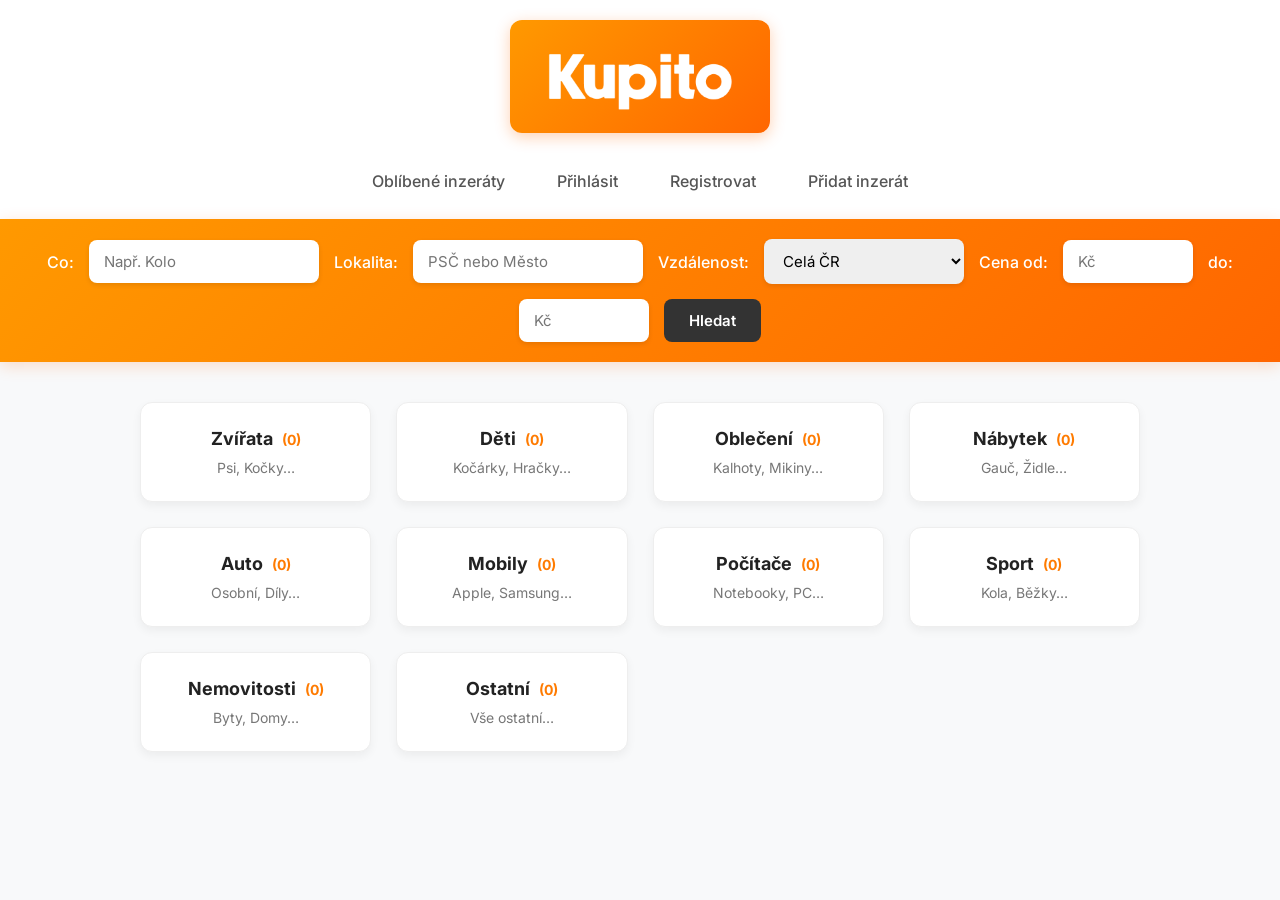
<file: index.html>
<!DOCTYPE html>
<html lang="cs">
<head>
    <meta charset="UTF-8">
    <title>Bazoš – demo</title>
    <link href="https://fonts.googleapis.com/css2?family=Inter:wght@400;500;600;700&display=swap" rel="stylesheet">
    <link rel="stylesheet" href="style.css?v=2">
</head>
<body>

<header>
<div class="icon orange-icon">
    <img src="img/kupitologo_300x125.png">
</div>

    <div class="menu" id="headerMenu">
        <a href="oblibene.html">Oblíbené inzeráty</a>
        <a href="moje-inzeraty.html">Moje inzeráty</a>
        <a href="pridat-inzerat.html">Přidat inzerát</a>
    </div>
</header>

<div class="search">
    <label>Co:</label>
    <input type="text" id="searchInputWhat" placeholder="Např. Kolo">

    <label>Lokalita:</label>
    <input type="text" id="searchInputWhere" placeholder="PSČ nebo Město">

    <label>Vzdálenost:</label>
    <select id="searchInputDistance">
        <option value="">Celá ČR</option>
        <option value="10">+ 10 km</option>
        <option value="30">+ 30 km</option>
        <option value="50">+ 50 km</option>
        <option value="100">+ 100 km</option>
    </select>
    
    <label>Cena od:</label>
    <input type="number" id="searchInputPriceFrom" placeholder="Kč" style="width: 100px;">
    
    <label>do:</label>
    <input type="number" id="searchInputPriceTo" placeholder="Kč" style="width: 100px;">

    <button id="searchBtn">Hledat</button>
</div>

<div class="categories">
<div class="category" data-name="Zvířata">
    <h3>Zvířata <span class="cat-count" id="count-Zvířata"></span></h3>
    <p>Psi, Kočky…</p>
</div>

<div class="category" data-name="Děti">
    <h3>Děti <span class="cat-count" id="count-Děti"></span></h3>
    <p>Kočárky, Hračky…</p>
</div>

<div class="category" data-name="Oblečení">
    <h3>Oblečení <span class="cat-count" id="count-Oblečení"></span></h3>
    <p>Kalhoty, Mikiny…</p>
</div>

<div class="category" data-name="Nábytek">
    <h3>Nábytek <span class="cat-count" id="count-Nábytek"></span></h3>
    <p>Gauč, Židle…</p>
</div>

<div class="category" data-name="Auto">
    <h3>Auto <span class="cat-count" id="count-Auto"></span></h3>
    <p>Osobní, Díly…</p>
</div>

<div class="category" data-name="Mobily">
    <h3>Mobily <span class="cat-count" id="count-Mobily"></span></h3>
    <p>Apple, Samsung…</p>
</div>

<div class="category" data-name="Počítače">
    <h3>Počítače <span class="cat-count" id="count-Počítače"></span></h3>
    <p>Notebooky, PC…</p>
</div>

<div class="category" data-name="Sport">
    <h3>Sport <span class="cat-count" id="count-Sport"></span></h3>
    <p>Kola, Běžky…</p>
</div>

<div class="category" data-name="Nemovitosti">
    <h3>Nemovitosti <span class="cat-count" id="count-Nemovitosti"></span></h3>
    <p>Byty, Domy…</p>
</div>

<div class="category" data-name="Ostatní">
    <h3>Ostatní <span class="cat-count" id="count-Ostatní"></span></h3>
    <p>Vše ostatní…</p>
</div>
</div>

<script src="script.js"></script>
</body>
</html>
</file>
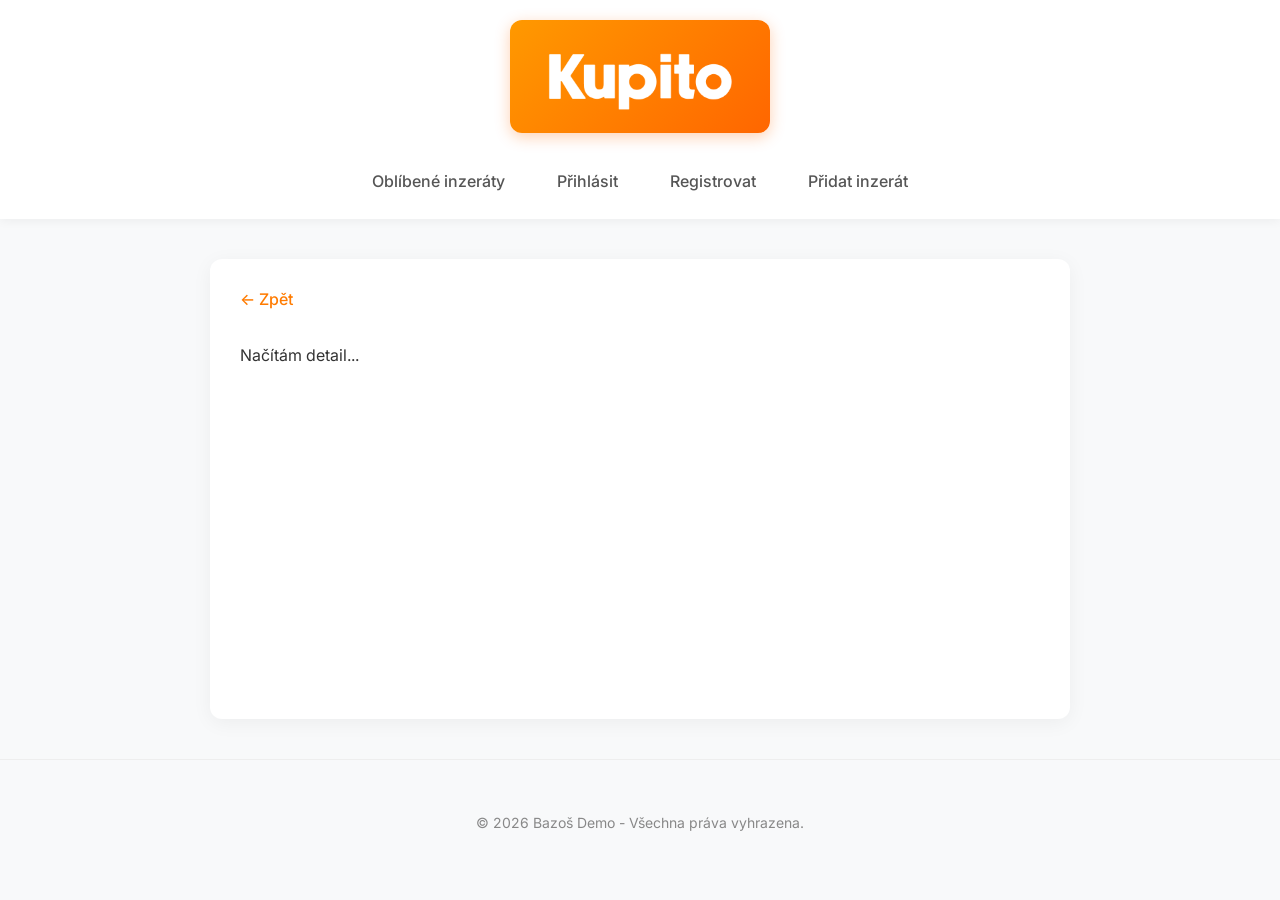
<file: detail.html>
<!DOCTYPE html>
<html lang="cs">

<head>
    <meta charset="UTF-8">
    <title>Detail inzerátu | Bazoš – demo</title>
    <link href="https://fonts.googleapis.com/css2?family=Inter:wght@400;500;600;700&display=swap" rel="stylesheet">
    <link rel="stylesheet" href="style.css?v=2">
</head>

<body>

    <header>
        <div class="icon orange-icon">
            <a href="index.html"><img src="img/kupitologo_300x125.png" alt="Logo"></a>
        </div>

        <div class="menu" id="headerMenu">

        </div>
    </header>

    <div class="content-page">
        <a href="javascript:history.back()" class="back-link">← Zpět</a>
        <div id="adDetailContainer">
            <p>Načítám detail...</p>
        </div>
    </div>

    <footer>
        <p>&copy; 2026 Bazoš Demo - Všechna práva vyhrazena.</p>
    </footer>

    <script src="script.js"></script>
</body>

</html>
</file>
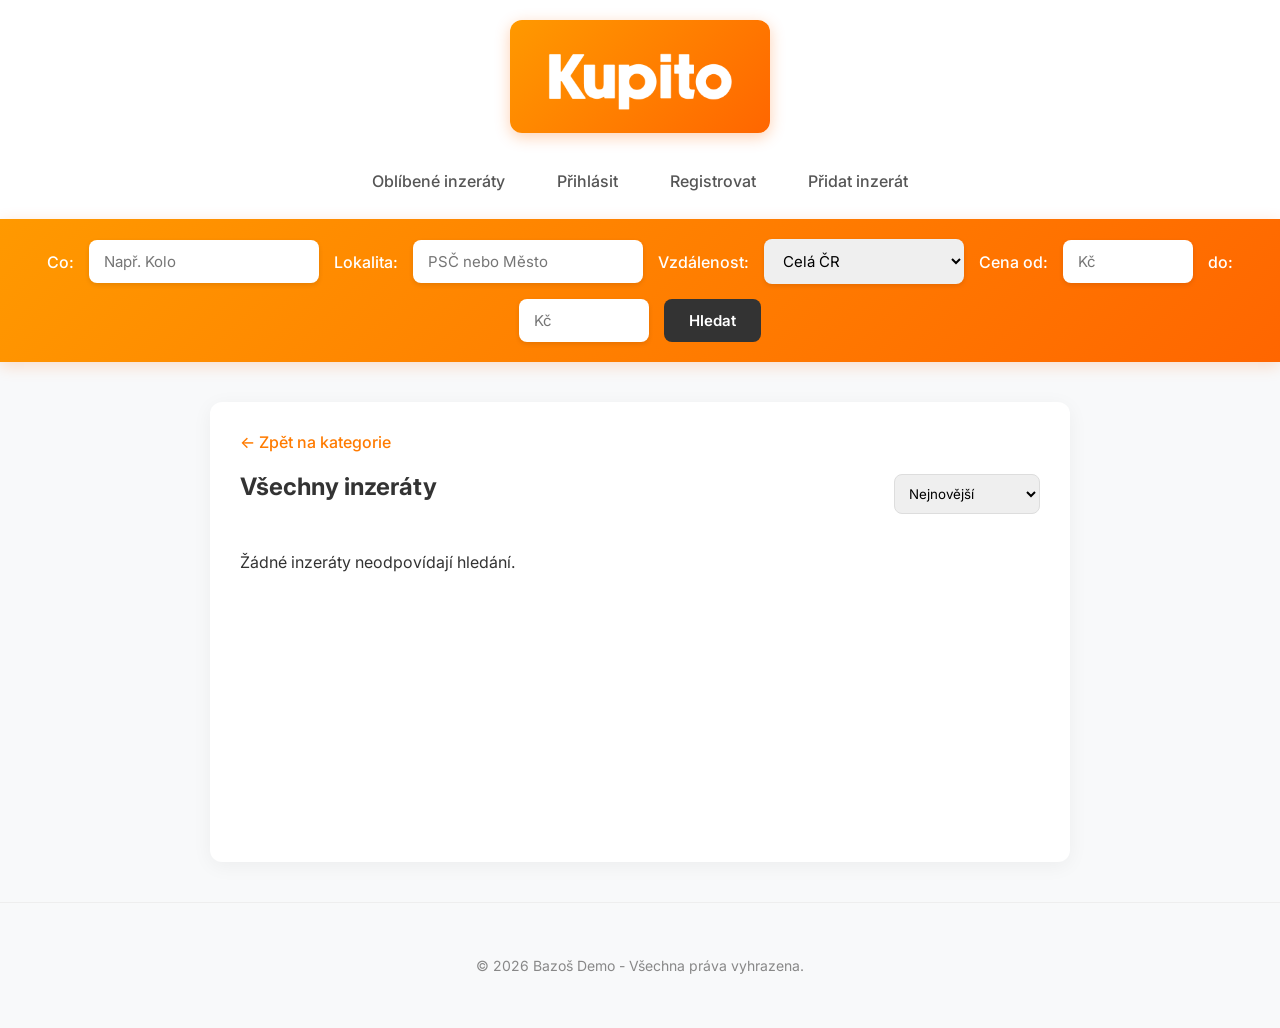
<file: inzeraty.html>
<!DOCTYPE html>
<html lang="cs">
<head>
    <meta charset="UTF-8">
    <title>Výpis inzerátů | Bazoš – demo</title>
    <link href="https://fonts.googleapis.com/css2?family=Inter:wght@400;500;600;700&display=swap" rel="stylesheet">
    <link rel="stylesheet" href="style.css?v=2">
</head>
<body>

<header>
    <div class="icon orange-icon">
        <a href="index.html"><img src="img/kupitologo_300x125.png" alt="Logo"></a>
    </div>

    <div class="menu" id="headerMenu">
        <a href="oblibene.html">Oblíbené inzeráty</a>
        <a href="moje-inzeraty.html">Moje inzeráty</a>
        <a href="pridat-inzerat.html">Přidat inzerát</a>
    </div>
</header>

<div class="search">
    <label>Co:</label>
    <input type="text" id="searchInputWhat" placeholder="Např. Kolo">

    <label>Lokalita:</label>
    <input type="text" id="searchInputWhere" placeholder="PSČ nebo Město">
    
    <label>Vzdálenost:</label>
    <select id="searchInputDistance">
        <option value="">Celá ČR</option>
        <option value="10">+ 10 km</option>
        <option value="30">+ 30 km</option>
        <option value="50">+ 50 km</option>
        <option value="100">+ 100 km</option>
    </select>
    
    <label>Cena od:</label>
    <input type="number" id="searchInputPriceFrom" placeholder="Kč" style="width: 100px;">
    
    <label>do:</label>
    <input type="number" id="searchInputPriceTo" placeholder="Kč" style="width: 100px;">

    <button id="searchBtnInzeraty">Hledat</button>
</div>

<div class="content-page">
    <a href="index.html" class="back-link">← Zpět na kategorie</a>
    <div style="display: flex; justify-content: space-between; align-items: center; margin-bottom: 20px;">
        <h2 id="pageTitle" style="margin: 0; border: none;">Načítám inzeráty...</h2>
        <select id="sortAds" style="padding: 10px; border-radius: 8px; border: 1px solid #ddd; font-family: 'Inter', sans-serif;">
            <option value="newest">Nejnovější</option>
            <option value="price-asc">Od nejlevnějšího</option>
            <option value="price-desc">Od nejdražšího</option>
        </select>
    </div>
    
    <div class="ad-list" id="adList">
       
    </div>
</div>

<footer>
    <p>&copy; 2026 Bazoš Demo - Všechna práva vyhrazena.</p>
</footer>

<script>
    
    const urlParams = new URLSearchParams(window.location.search);
    const category = urlParams.get('kategorie');
    const searchWhat = urlParams.get('hledani');
    const searchWhere = urlParams.get('lokalita');
    const searchDistance = urlParams.get('vzdalenost');
    const searchPriceFrom = urlParams.get('cenaOd');
    const searchPriceTo = urlParams.get('cenaTo');
    
    const pageTitle = document.getElementById('pageTitle');
    const adList = document.getElementById('adList');
    
    if(searchWhat) document.getElementById('searchInputWhat').value = searchWhat;
    if(searchWhere) document.getElementById('searchInputWhere').value = searchWhere;
    if(searchDistance) document.getElementById('searchInputDistance').value = searchDistance;
    if(searchPriceFrom) document.getElementById('searchInputPriceFrom').value = searchPriceFrom;
    if(searchPriceTo) document.getElementById('searchInputPriceTo').value = searchPriceTo;
    
    if (category) {
        pageTitle.innerText = 'Inzeráty: ' + category;
        const whatInput = document.getElementById('searchInputWhat');
        switch (category) {
            case 'Zvířata': whatInput.placeholder = 'Např. Pes, Kočka...'; break;
            case 'Děti': whatInput.placeholder = 'Např. Kočárek, Hračky...'; break;
            case 'Oblečení': whatInput.placeholder = 'Např. Tričko, Bunda...'; break;
            case 'Nábytek': whatInput.placeholder = 'Např. Židle, Stůl...'; break;
            case 'Auto': whatInput.placeholder = 'Např. Škoda, Volant...'; break;
            case 'Mobily': whatInput.placeholder = 'Např. iPhone, Samsung...'; break;
            case 'Počítače': whatInput.placeholder = 'Např. Herní PC, Notebook...'; break;
            case 'Ostatní': whatInput.placeholder = 'Např. Hodinky...'; break;
        }
    } else if (searchWhat || searchWhere || searchPriceFrom || searchPriceTo) {
        let text = 'Výsledky hledání: ';
        if (searchWhat) text += searchWhat + ' ';
        if (searchWhere) {
            text += '(' + searchWhere;
            if (searchDistance) text += ' +' + searchDistance + 'km';
            text += ')';
        }
        if (searchPriceFrom || searchPriceTo) {
            text += " [Cena: " + (searchPriceFrom ? searchPriceFrom : "0") + " - " + (searchPriceTo ? searchPriceTo : "Neomezena") + " Kč]";
        }
        pageTitle.innerText = text;
    } else {
        pageTitle.innerText = 'Všechny inzeráty';
    }
</script>
<script src="script.js"></script>
</body>
</html>
</file>
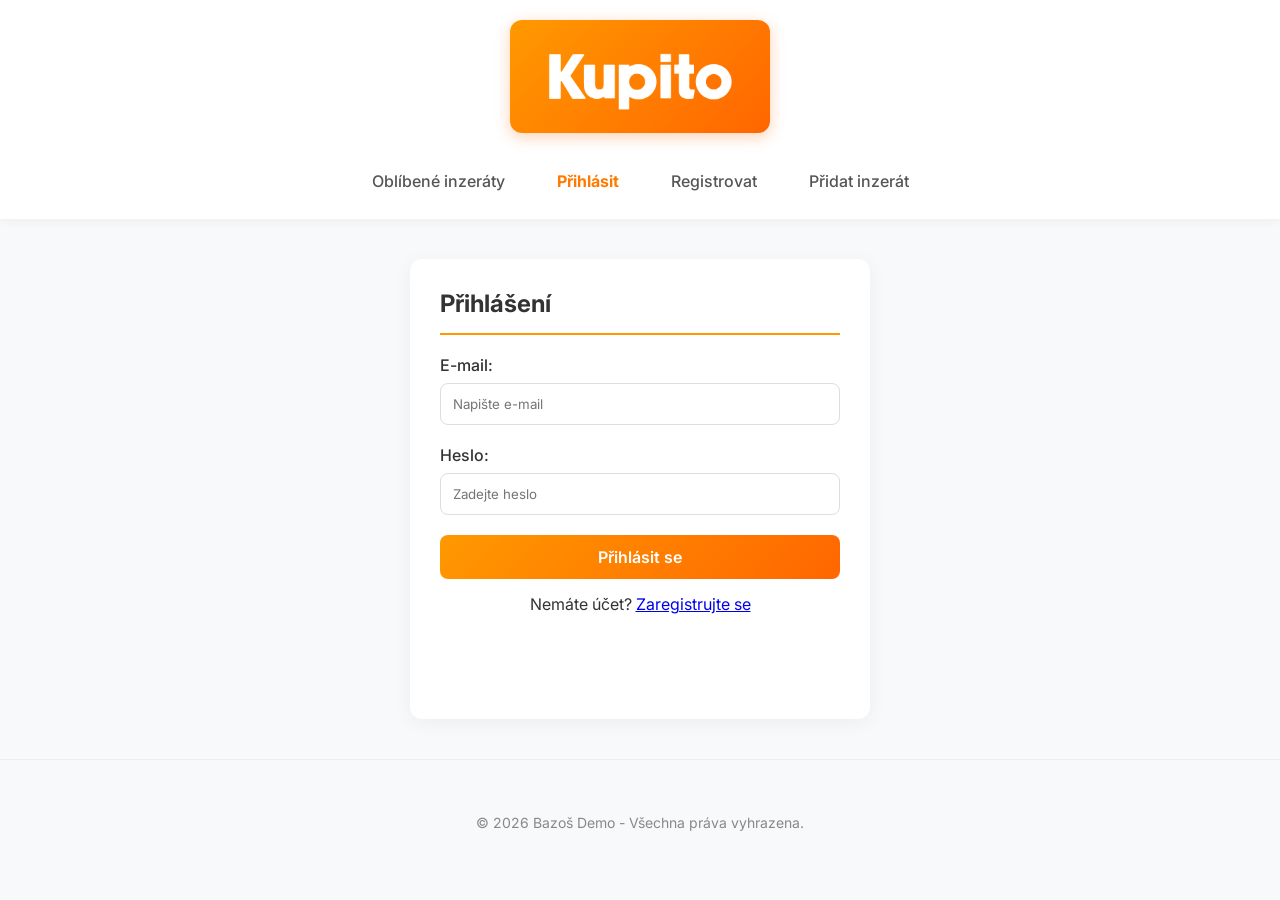
<file: login.html>
<!DOCTYPE html>
<html lang="cs">
<head>
    <meta charset="UTF-8">
    <title>Přihlášení | Bazoš – demo</title>
    <link href="https://fonts.googleapis.com/css2?family=Inter:wght@400;500;600;700&display=swap" rel="stylesheet">
    <link rel="stylesheet" href="style.css?v=2">
</head>
<body>

<header>
    <div class="icon orange-icon">
        <a href="index.html"><img src="img/kupitologo_300x125.png" alt="Logo"></a>
    </div>
    <div class="menu" id="headerMenu">
        <a href="login.html" style="color: #ff7b00; font-weight: 700;">Přihlásit</a>
        <a href="register.html">Registrovat</a>
        <a href="pridat-inzerat.html">Přidat inzerát</a>
    </div>
</header>

<div class="content-page" style="max-width: 400px;">
    <h2>Přihlášení</h2>
    <form id="loginForm">
        <div class="form-group">
            <label>E-mail:</label>
            <input type="email" id="loginEmail" required placeholder="Napište e-mail">
        </div>
        <div class="form-group">
            <label>Heslo:</label>
            <input type="password" id="loginPassword" required placeholder="Zadejte heslo">
        </div>
        <p id="loginError" style="color: red; display: none;">Neplatný e-mail nebo heslo.</p>
        <button type="submit" class="btn-primary" style="width: 100%;">Přihlásit se</button>
    </form>
    <p style="text-align: center; margin-top: 15px;">Nemáte účet? <a href="register.html">Zaregistrujte se</a></p>
</div>

<footer>
    <p>&copy; 2026 Bazoš Demo - Všechna práva vyhrazena.</p>
</footer>

<script src="script.js"></script>
</body>
</html>
</file>
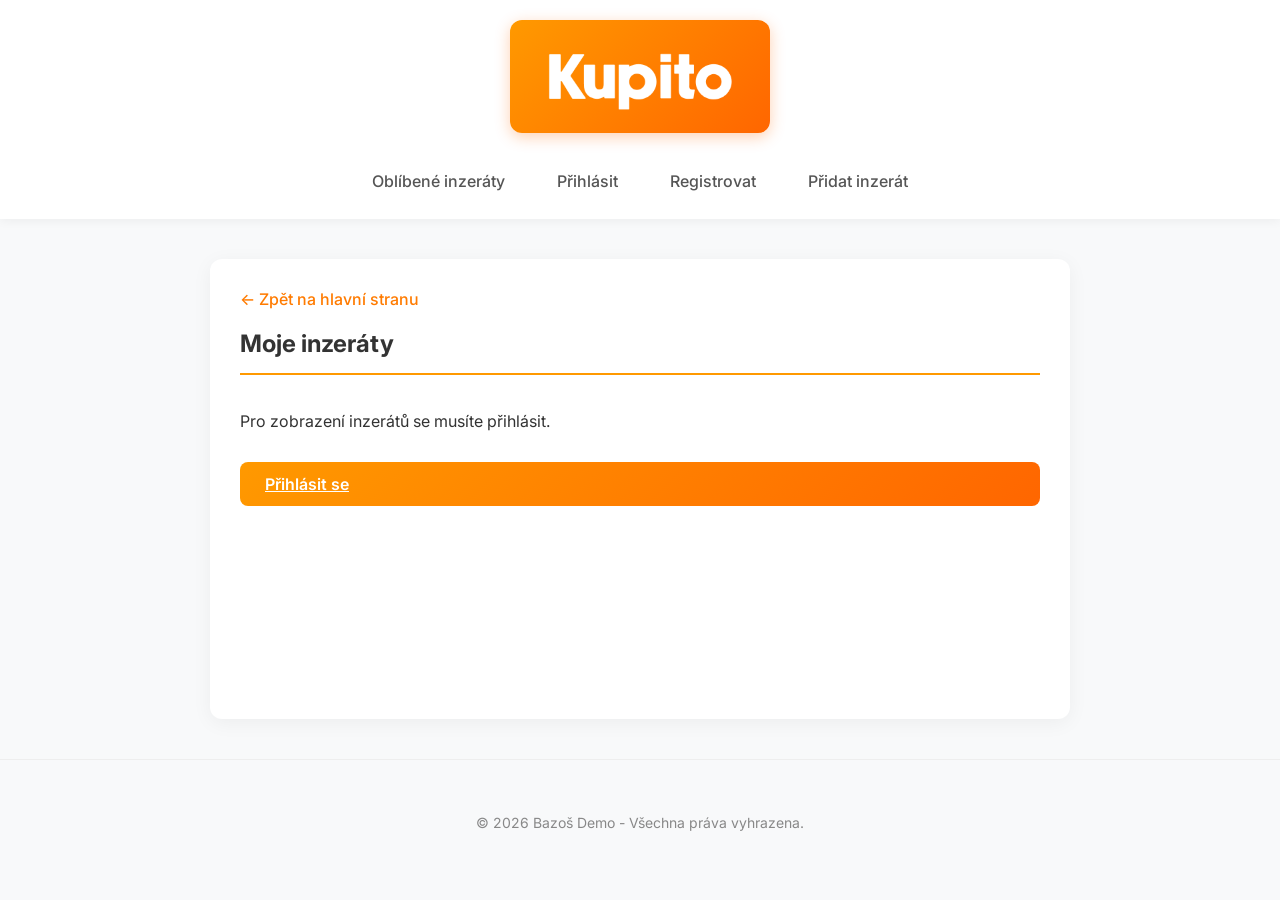
<file: moje-inzeraty.html>
<!DOCTYPE html>
<html lang="cs">
<head>
    <meta charset="UTF-8">
    <title>Moje inzeráty | Bazoš – demo</title>
    <link href="https://fonts.googleapis.com/css2?family=Inter:wght@400;500;600;700&display=swap" rel="stylesheet">
    <link rel="stylesheet" href="style.css?v=2">
</head>
<body>

<header>
    <div class="icon orange-icon">
        <a href="index.html"><img src="img/kupitologo_300x125.png" alt="Logo"></a>
    </div>

    <div class="menu" id="headerMenu">
        <a href="oblibene.html">Oblíbené inzeráty</a>
        <a href="moje-inzeraty.html" style="color: #ff7b00; font-weight: 700;">Moje inzeráty</a>
        <a href="pridat-inzerat.html">Přidat inzerát</a>
    </div>
</header>

<div class="content-page">
    <a href="index.html" class="back-link">← Zpět na hlavní stranu</a>
    <h2>Moje inzeráty</h2>
    <div id="myAdList" class="ad-list">
        
    </div>
</div>

<footer>
    <p>&copy; 2026 Bazoš Demo - Všechna práva vyhrazena.</p>
</footer>

<script src="script.js"></script>
</body>
</html>
</file>
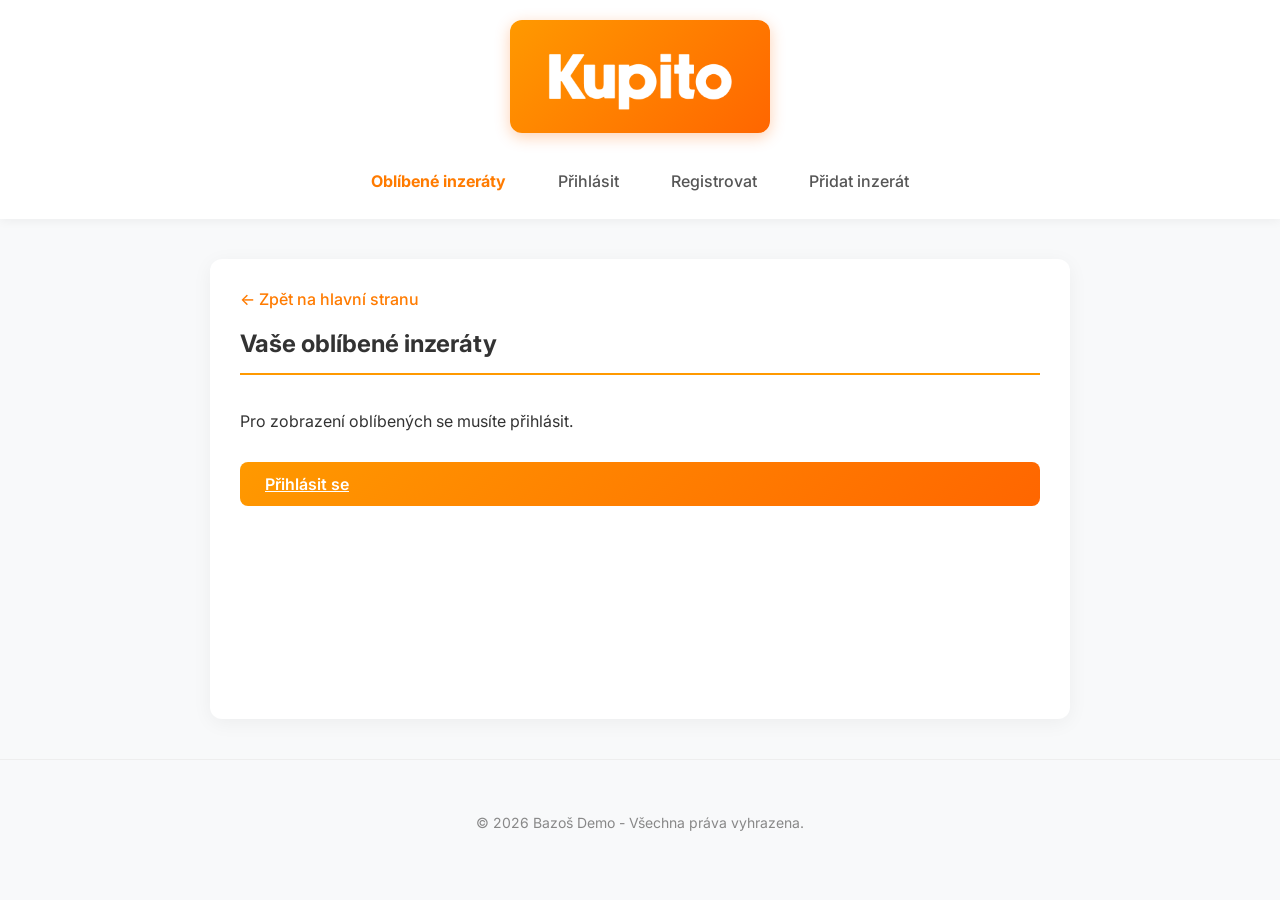
<file: oblibene.html>
<!DOCTYPE html>
<html lang="cs">
<head>
    <meta charset="UTF-8">
    <title>Oblíbené inzeráty | Bazoš – demo</title>
    <link href="https://fonts.googleapis.com/css2?family=Inter:wght@400;500;600;700&display=swap" rel="stylesheet">
    <link rel="stylesheet" href="style.css?v=2">
</head>
<body>

<header>
    <div class="icon orange-icon">
        <a href="index.html"><img src="img/kupitologo_300x125.png" alt="Logo"></a>
    </div>

    <div class="menu" id="headerMenu">
        <a href="oblibene.html" style="color: #ff7b00; font-weight: 700;">Oblíbené inzeráty</a>
        <a href="moje-inzeraty.html">Moje inzeráty</a>
        <a href="pridat-inzerat.html">Přidat inzerát</a>
    </div>
</header>

<div class="content-page">
    <a href="index.html" class="back-link">← Zpět na hlavní stranu</a>
    <h2>Vaše oblíbené inzeráty</h2>
    <div id="favAdList" class="ad-list">
        
    </div>
</div>

<footer>
    <p>&copy; 2026 Bazoš Demo - Všechna práva vyhrazena.</p>
</footer>

<script src="script.js"></script>
</body>
</html>
</file>
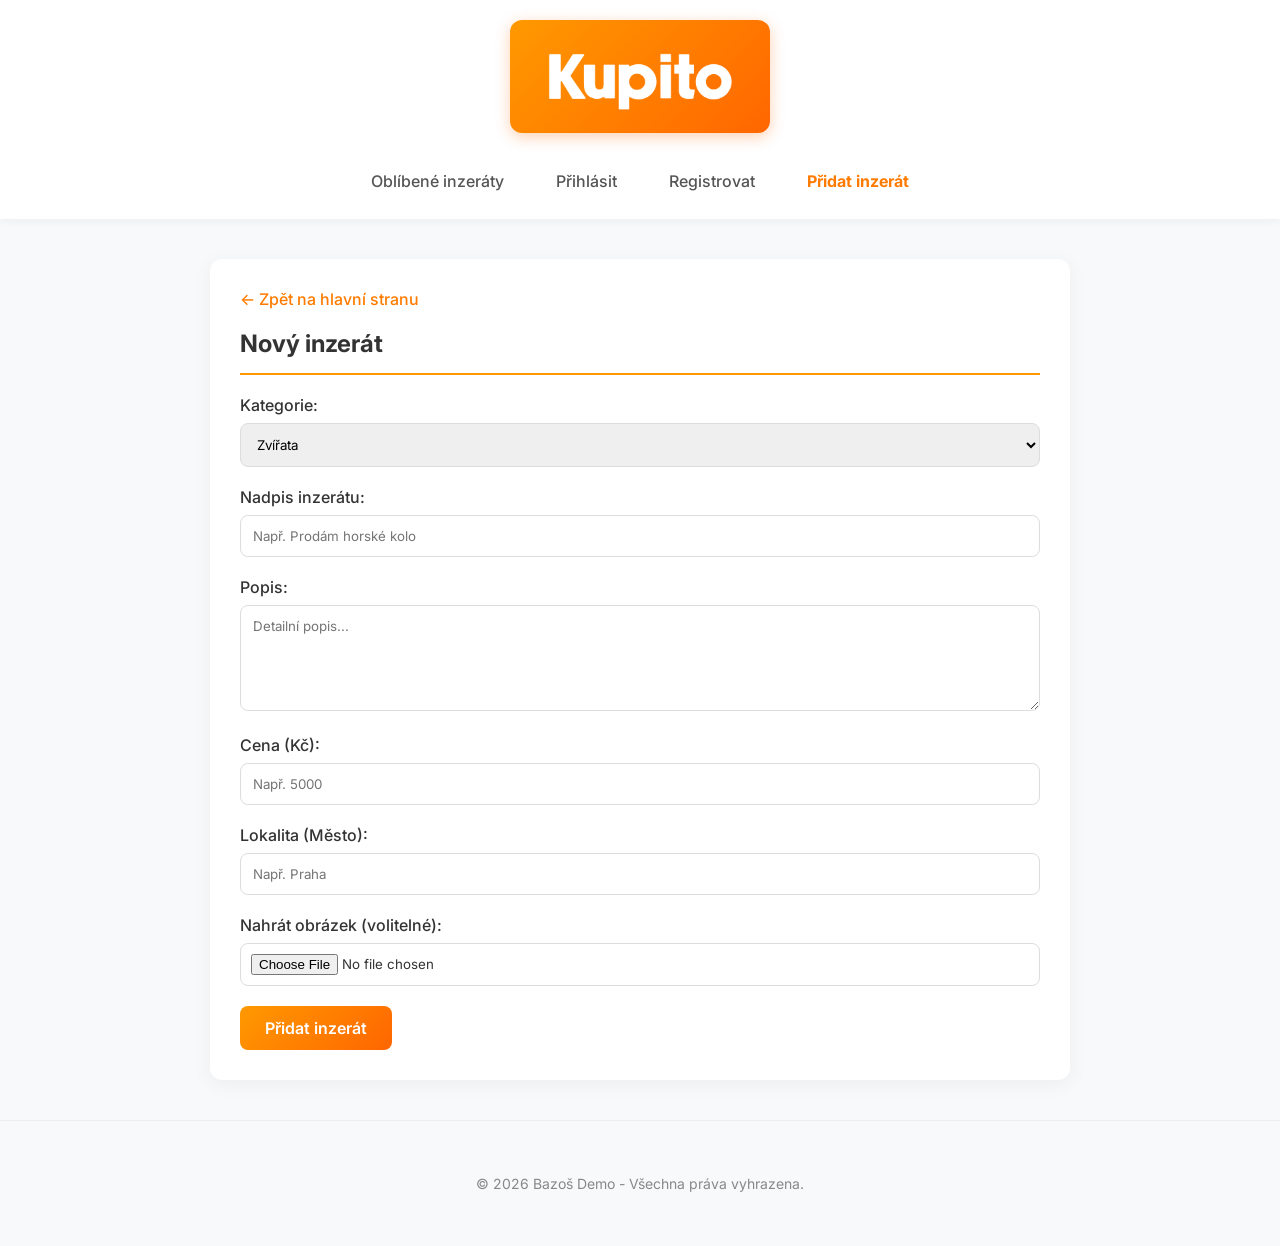
<file: pridat-inzerat.html>
<!DOCTYPE html>
<html lang="cs">
<head>
    <meta charset="UTF-8">
    <title>Přidat inzerát | Bazoš – demo</title>
    <link href="https://fonts.googleapis.com/css2?family=Inter:wght@400;500;600;700&display=swap" rel="stylesheet">
    <link rel="stylesheet" href="style.css?v=2">
</head>
<body>

<header>
    <div class="icon orange-icon">
        <a href="index.html"><img src="img/kupitologo_300x125.png" alt="Logo"></a>
    </div>

    <div class="menu" id="headerMenu">
        <a href="oblibene.html">Oblíbené inzeráty</a>
        <a href="moje-inzeraty.html">Moje inzeráty</a>
        <a href="pridat-inzerat.html" style="color: #ff7b00; font-weight: 700;">Přidat inzerát</a>
    </div>
</header>

<div class="content-page">
    <a href="index.html" class="back-link">← Zpět na hlavní stranu</a>
    <h2>Nový inzerát</h2>
    
    <form action="#" method="get" id="addForm">
        <div class="form-group">
            <label>Kategorie:</label>
            <select id="addCat" style="width: 100%; padding: 12px; border: 1px solid #ddd; border-radius: 8px; font-family: 'Inter', sans-serif;">
                <option value="Zvířata">Zvířata</option>
                <option value="Děti">Děti</option>
                <option value="Oblečení">Oblečení</option>
                <option value="Nábytek">Nábytek</option>
                <option value="Auto">Auto</option>
                <option value="Mobily">Mobily</option>
                <option value="Počítače">Počítače</option>
                <option value="Sport">Sport</option>
                <option value="Nemovitosti">Nemovitosti</option>
                <option value="Ostatní">Ostatní</option>
            </select>
        </div>
        
        <div class="form-group">
            <label>Nadpis inzerátu:</label>
            <input type="text" id="addTitle" placeholder="Např. Prodám horské kolo" required>
        </div>
        
        <div class="form-group">
            <label>Popis:</label>
            <textarea id="addDesc" rows="5" placeholder="Detailní popis..." required></textarea>
        </div>
        
        <div class="form-group">
            <label>Cena (Kč):</label>
            <input type="number" id="addPrice" placeholder="Např. 5000" required>
        </div>

        <div class="form-group">
            <label>Lokalita (Město):</label>
            <input type="text" id="addLoc" placeholder="Např. Praha" required>
        </div>

        <div class="form-group">
            <label>Nahrát obrázek (volitelné):</label>
            <input type="file" id="addImg" accept="image/*" style="background: white; padding: 10px;">
        </div>
        
        <button type="submit" class="btn-primary">Přidat inzerát</button>
    </form>
</div>

<footer>
    <p>&copy; 2026 Bazoš Demo - Všechna práva vyhrazena.</p>
</footer>

<script src="script.js"></script>
</body>
</html>
</file>
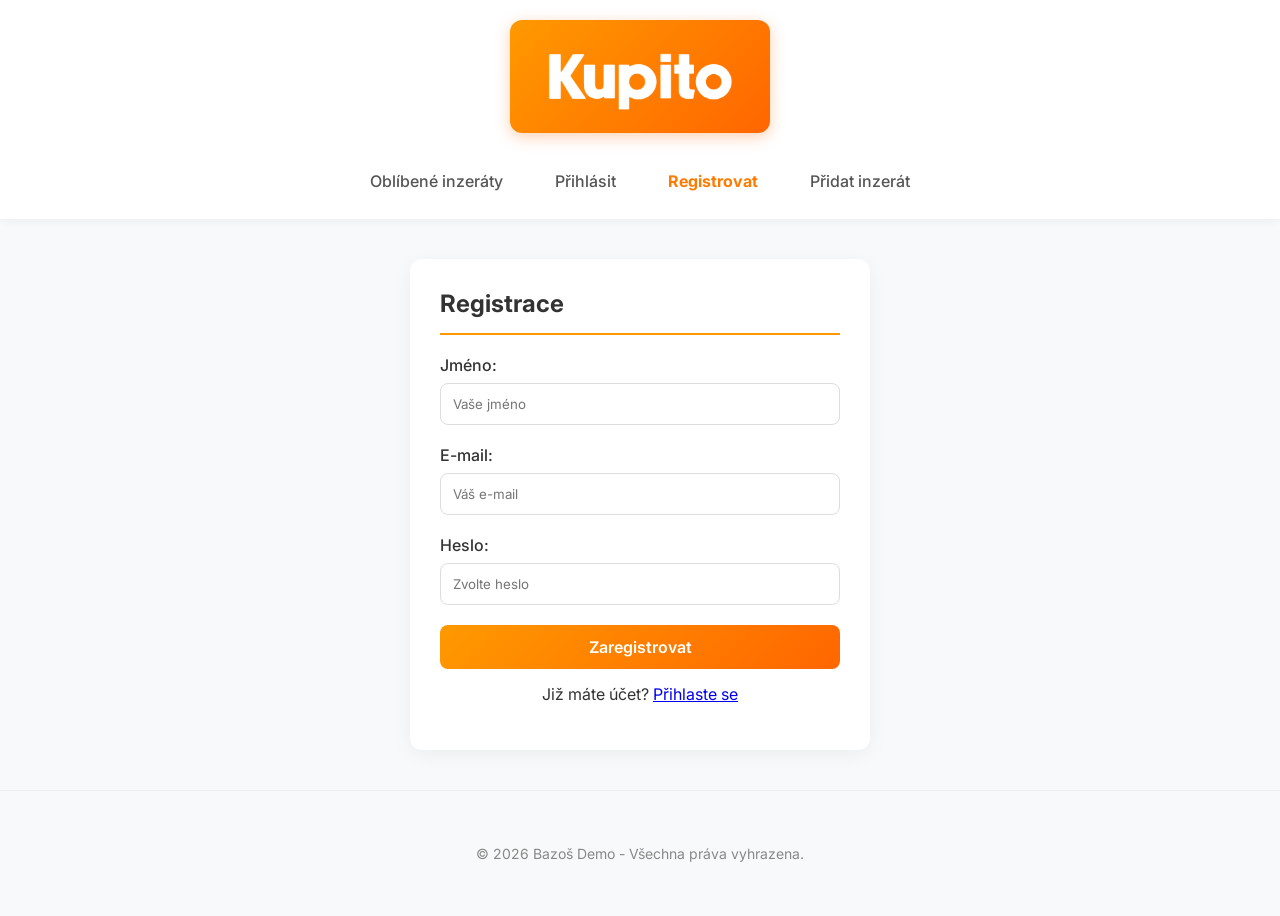
<file: register.html>
<!DOCTYPE html>
<html lang="cs">
<head>
    <meta charset="UTF-8">
    <title>Registrace | Bazoš – demo</title>
    <link href="https://fonts.googleapis.com/css2?family=Inter:wght@400;500;600;700&display=swap" rel="stylesheet">
    <link rel="stylesheet" href="style.css?v=2">
</head>
<body>

<header>
    <div class="icon orange-icon">
        <a href="index.html"><img src="img/kupitologo_300x125.png" alt="Logo"></a>
    </div>
    <div class="menu" id="headerMenu">
        <a href="login.html">Přihlásit</a>
        <a href="register.html" style="color: #ff7b00; font-weight: 700;">Registrovat</a>
        <a href="pridat-inzerat.html">Přidat inzerát</a>
    </div>
</header>

<div class="content-page" style="max-width: 400px;">
    <h2>Registrace</h2>
    <form id="registerForm">
        <div class="form-group">
            <label>Jméno:</label>
            <input type="text" id="regName" required placeholder="Vaše jméno">
        </div>
        <div class="form-group">
            <label>E-mail:</label>
            <input type="email" id="regEmail" required placeholder="Váš e-mail">
        </div>
        <div class="form-group">
            <label>Heslo:</label>
            <input type="password" id="regPassword" required placeholder="Zvolte heslo">
        </div>
        <p id="regError" style="color: red; display: none;">Uživatel s tímto e-mailem již existuje.</p>
        <button type="submit" class="btn-primary" style="width: 100%;">Zaregistrovat</button>
    </form>
    <p style="text-align: center; margin-top: 15px;">Již máte účet? <a href="login.html">Přihlaste se</a></p>
</div>

<footer>
    <p>&copy; 2026 Bazoš Demo - Všechna práva vyhrazena.</p>
</footer>

<script src="script.js"></script>
</body>
</html>
</file>
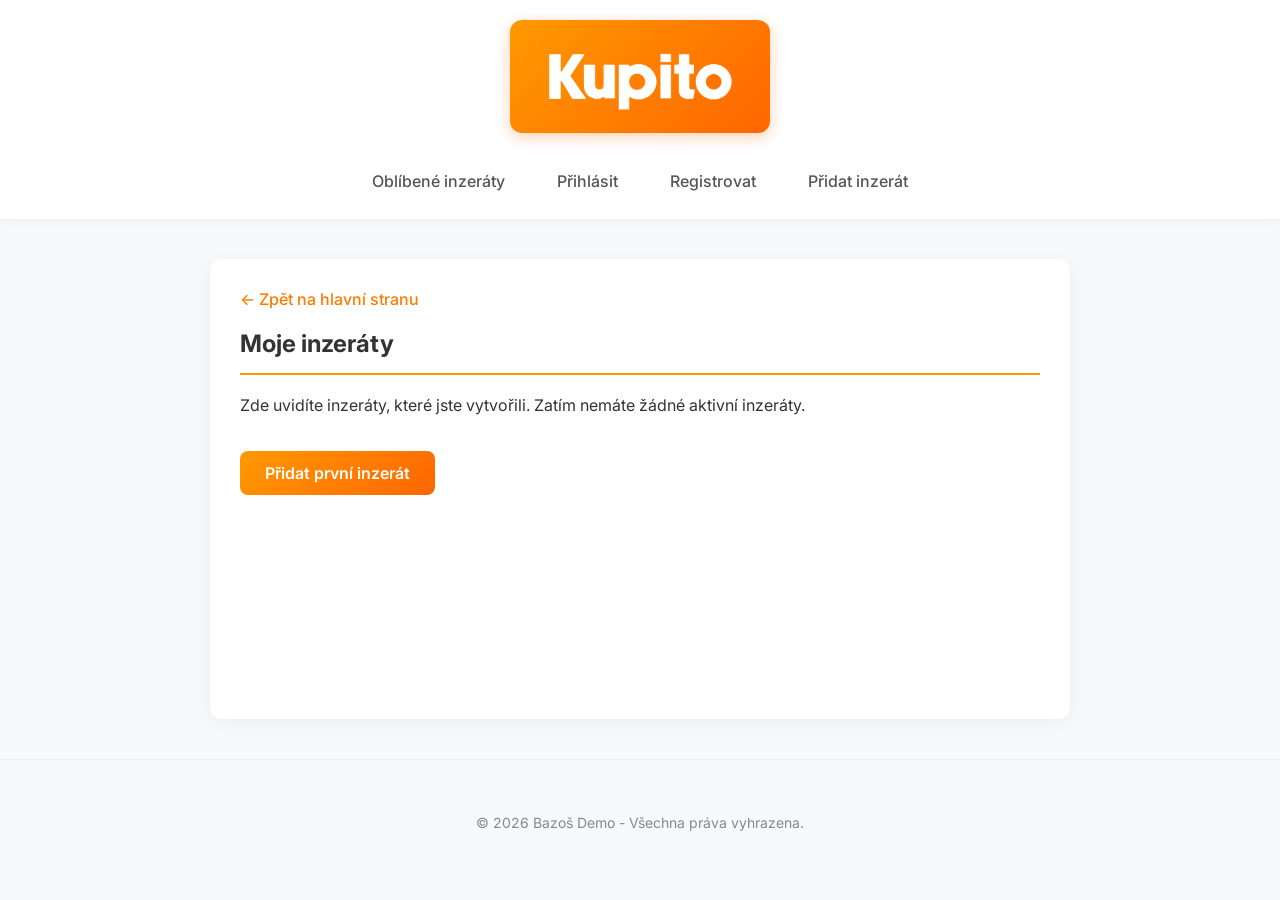
<file: Bazos/moje-inzeraty.html>
<!DOCTYPE html>
<html lang="cs">
<head>
    <meta charset="UTF-8">
    <title>Moje inzeráty | Bazoš – demo</title>
    <link href="https://fonts.googleapis.com/css2?family=Inter:wght@400;500;600;700&display=swap" rel="stylesheet">
    <link rel="stylesheet" href="style.css">
</head>
<body>

<header>
    <div class="icon orange-icon">
        <a href="index.html"><img src="img/kupitologo_300x125.png" alt="Logo"></a>
    </div>

    <div class="menu">
        <a href="oblibene.html">Oblíbené inzeráty</a>
        <a href="moje-inzeraty.html" style="color: #ff7b00; font-weight: 700;">Moje inzeráty</a>
        <a href="pridat-inzerat.html">Přidat inzerát</a>
    </div>
</header>

<div class="content-page">
    <a href="index.html" class="back-link">← Zpět na hlavní stranu</a>
    <h2>Moje inzeráty</h2>
    <p>Zde uvidíte inzeráty, které jste vytvořili. Zatím nemáte žádné aktivní inzeráty.</p>
    <br>
    <a href="pridat-inzerat.html" class="btn-primary" style="text-decoration: none; display: inline-block;">Přidat první inzerát</a>
</div>

<footer>
    <p>&copy; 2026 Bazoš Demo - Všechna práva vyhrazena.</p>
</footer>

<script src="script.js"></script>
</body>
</html>
</file>
<file: style.css>
body {
    font-family: 'Inter', sans-serif;
    margin: 0;
    background: #f8f9fa;
    color: #333;
}

header {
    padding: 20px;
    background: white;
    box-shadow: 0 2px 10px rgba(0,0,0,0.05);
    display: flex;
    flex-direction: column;
    align-items: center;
}

.icon {
    margin-bottom: 20px;
}

.orange-icon {
    background: linear-gradient(135deg, #ff9900, #ff6600);
    padding: 15px 30px;
    border-radius: 12px;
    box-shadow: 0 4px 15px rgba(255, 102, 0, 0.3);
    display: inline-block;
}

.orange-icon img {
    filter: brightness(0) invert(1);
    width: 200px;
    display: block;
}

.menu {
    margin-top: 10px;
    font-size: 16px;
    font-weight: 500;
    display: flex;
    gap: 20px;
}

.menu a {
    text-decoration: none;
    color: #555;
    padding: 8px 16px;
    border-radius: 8px;
    transition: all 0.3s ease;
}

.menu a:hover {
    background-color: #fff3e6;
    color: #ff7b00;
}

.search {
    background: linear-gradient(135deg, #ff9900, #ff6600);
    padding: 20px;
    display: flex;
    justify-content: center;
    align-items: center;
    gap: 15px;
    flex-wrap: wrap;
    box-shadow: 0 4px 15px rgba(255, 102, 0, 0.2);
}

.search label {
    color: white;
    font-weight: 500;
}

.search input,
.search select {
    padding: 12px 15px;
    font-size: 15px;
    border: none;
    border-radius: 8px;
    outline: none;
    box-shadow: 0 2px 5px rgba(0,0,0,0.1);
    width: 200px;
    font-family: 'Inter', sans-serif;
}

.search button {
    padding: 12px 25px;
    font-size: 15px;
    font-weight: 600;
    background-color: #333;
    color: white;
    border: none;
    border-radius: 8px;
    cursor: pointer;
    transition: background-color 0.3s ease, transform 0.1s;
    font-family: 'Inter', sans-serif;
}

.search button:hover {
    background-color: #555;
}
.search button:active {
    transform: scale(0.98);
}

.categories {
    max-width: 1000px;
    margin: 40px auto;
    display: grid;
    grid-template-columns: repeat(auto-fill, minmax(220px, 1fr));
    gap: 25px;
    padding: 0 20px;
}

.category {
    background: white;
    border-radius: 12px;
    padding: 25px 20px;
    text-align: center;
    cursor: pointer;
    box-shadow: 0 4px 10px rgba(0,0,0,0.05);
    transition: all 0.3s ease;
    border: 1px solid #eee;
}

.category h3 {
    margin: 0 0 10px 0;
    font-size: 18px;
    color: #222;
    transition: color 0.3s ease;
}

.category p {
    margin: 0;
    font-size: 14px;
    color: #777;
}

.category:hover {
    transform: translateY(-5px);
    box-shadow: 0 8px 25px rgba(0,0,0,0.1);
    border-color: #ff9900;
}

.category:hover h3 {
    color: #ff7b00;
}

.content-page {
    max-width: 800px;
    margin: 40px auto;
    padding: 30px;
    background: white;
    border-radius: 12px;
    box-shadow: 0 4px 20px rgba(0,0,0,0.05);
    min-height: 400px;
}

.content-page h2 {
    color: #333;
    margin-top: 0;
    padding-bottom: 15px;
    border-bottom: 2px solid #ff9900;
}

.back-link {
    display: inline-block;
    margin-bottom: 20px;
    color: #ff7b00;
    text-decoration: none;
    font-weight: 500;
}

.back-link:hover {
    text-decoration: underline;
}

.form-group {
    margin-bottom: 20px;
}

.form-group label {
    display: block;
    margin-bottom: 8px;
    font-weight: 500;
}

.form-group input, .form-group textarea {
    width: 100%;
    padding: 12px;
    border: 1px solid #ddd;
    border-radius: 8px;
    font-family: 'Inter', sans-serif;
    box-sizing: border-box;
}

.btn-primary {
    background: linear-gradient(135deg, #ff9900, #ff6600);
    color: white;
    padding: 12px 25px;
    border: none;
    border-radius: 8px;
    cursor: pointer;
    font-size: 16px;
    font-weight: 600;
    font-family: 'Inter', sans-serif;
}

.btn-primary:hover {
    box-shadow: 0 4px 15px rgba(255, 102, 0, 0.3);
}

footer {
    text-align: center;
    font-size: 14px;
    color: #888;
    padding: 40px 20px;
    margin-top: 40px;
    border-top: 1px solid #eee;
}


.ad-list {
    display: flex;
    flex-direction: column;
    gap: 15px;
    margin-top: 20px;
}
.ad-item {
    display: flex;
    border: 1px solid #eee;
    border-radius: 8px;
    overflow: hidden;
    background: #fafafa;
    transition: transform 0.2s, box-shadow 0.2s;
}
.ad-item:hover {
    transform: translateY(-2px);
    box-shadow: 0 4px 15px rgba(0,0,0,0.08);
    background: #fff;
}
.ad-image {
    width: 150px;
    flex-shrink: 0;
    background: #e0e0e0;
    display: flex;
    align-items: center;
    justify-content: center;
    color: #999;
    font-size: 14px;
    padding: 0;
    overflow: hidden;
}
.ad-image img {
    width: 100%;
    height: 100%;
    object-fit: cover;
}
.ad-content {
    padding: 15px;
    flex-grow: 1;
}
.ad-title {
    margin: 0 0 10px 0;
    color: #222;
    font-size: 18px;
}
.ad-desc {
    color: #666;
    margin: 0 0 10px 0;
    font-size: 14px;
}
.ad-price {
    font-weight: 700;
    color: #ff7b00;
    font-size: 18px;
    margin-top: 10px;
}
</file>
<file: Bazos/style.css>
body {
    font-family: 'Inter', sans-serif;
    margin: 0;
    background: #f8f9fa;
    color: #333;
}

header {
    padding: 20px;
    background: white;
    box-shadow: 0 2px 10px rgba(0,0,0,0.05);
    display: flex;
    flex-direction: column;
    align-items: center;
}

.icon {
    margin-bottom: 20px;
}

.orange-icon {
    background: linear-gradient(135deg, #ff9900, #ff6600);
    padding: 15px 30px;
    border-radius: 12px;
    box-shadow: 0 4px 15px rgba(255, 102, 0, 0.3);
    display: inline-block;
}

.orange-icon img {
    filter: brightness(0) invert(1);
    width: 200px;
    display: block;
}

.menu {
    margin-top: 10px;
    font-size: 16px;
    font-weight: 500;
    display: flex;
    gap: 20px;
}

.menu a {
    text-decoration: none;
    color: #555;
    padding: 8px 16px;
    border-radius: 8px;
    transition: all 0.3s ease;
}

.menu a:hover {
    background-color: #fff3e6;
    color: #ff7b00;
}

.search {
    background: linear-gradient(135deg, #ff9900, #ff6600);
    padding: 20px;
    display: flex;
    justify-content: center;
    align-items: center;
    gap: 15px;
    flex-wrap: wrap;
    box-shadow: 0 4px 15px rgba(255, 102, 0, 0.2);
}

.search label {
    color: white;
    font-weight: 500;
}

.search input,
.search select {
    padding: 12px 15px;
    font-size: 15px;
    border: none;
    border-radius: 8px;
    outline: none;
    box-shadow: 0 2px 5px rgba(0,0,0,0.1);
    width: 200px;
    font-family: 'Inter', sans-serif;
}

.search button {
    padding: 12px 25px;
    font-size: 15px;
    font-weight: 600;
    background-color: #333;
    color: white;
    border: none;
    border-radius: 8px;
    cursor: pointer;
    transition: background-color 0.3s ease, transform 0.1s;
    font-family: 'Inter', sans-serif;
}

.search button:hover {
    background-color: #555;
}
.search button:active {
    transform: scale(0.98);
}

.categories {
    max-width: 1000px;
    margin: 40px auto;
    display: grid;
    grid-template-columns: repeat(auto-fill, minmax(220px, 1fr));
    gap: 25px;
    padding: 0 20px;
}

.category {
    background: white;
    border-radius: 12px;
    padding: 25px 20px;
    text-align: center;
    cursor: pointer;
    box-shadow: 0 4px 10px rgba(0,0,0,0.05);
    transition: all 0.3s ease;
    border: 1px solid #eee;
}

.category h3 {
    margin: 0 0 10px 0;
    font-size: 18px;
    color: #222;
    transition: color 0.3s ease;
}

.category p {
    margin: 0;
    font-size: 14px;
    color: #777;
}

.category:hover {
    transform: translateY(-5px);
    box-shadow: 0 8px 25px rgba(0,0,0,0.1);
    border-color: #ff9900;
}

.category:hover h3 {
    color: #ff7b00;
}

.content-page {
    max-width: 800px;
    margin: 40px auto;
    padding: 30px;
    background: white;
    border-radius: 12px;
    box-shadow: 0 4px 20px rgba(0,0,0,0.05);
    min-height: 400px;
}

.content-page h2 {
    color: #333;
    margin-top: 0;
    padding-bottom: 15px;
    border-bottom: 2px solid #ff9900;
}

.back-link {
    display: inline-block;
    margin-bottom: 20px;
    color: #ff7b00;
    text-decoration: none;
    font-weight: 500;
}

.back-link:hover {
    text-decoration: underline;
}

.form-group {
    margin-bottom: 20px;
}

.form-group label {
    display: block;
    margin-bottom: 8px;
    font-weight: 500;
}

.form-group input, .form-group textarea {
    width: 100%;
    padding: 12px;
    border: 1px solid #ddd;
    border-radius: 8px;
    font-family: 'Inter', sans-serif;
    box-sizing: border-box;
}

.btn-primary {
    background: linear-gradient(135deg, #ff9900, #ff6600);
    color: white;
    padding: 12px 25px;
    border: none;
    border-radius: 8px;
    cursor: pointer;
    font-size: 16px;
    font-weight: 600;
    font-family: 'Inter', sans-serif;
}

.btn-primary:hover {
    box-shadow: 0 4px 15px rgba(255, 102, 0, 0.3);
}

footer {
    text-align: center;
    font-size: 14px;
    color: #888;
    padding: 40px 20px;
    margin-top: 40px;
    border-top: 1px solid #eee;
}


.ad-list {
    display: flex;
    flex-direction: column;
    gap: 15px;
    margin-top: 20px;
}
.ad-item {
    display: flex;
    border: 1px solid #eee;
    border-radius: 8px;
    overflow: hidden;
    background: #fafafa;
    transition: transform 0.2s, box-shadow 0.2s;
}
.ad-item:hover {
    transform: translateY(-2px);
    box-shadow: 0 4px 15px rgba(0,0,0,0.08);
    background: #fff;
}
.ad-image {
    width: 150px;
    flex-shrink: 0;
    background: #e0e0e0;
    display: flex;
    align-items: center;
    justify-content: center;
    color: #999;
    font-size: 14px;
    padding: 0;
    overflow: hidden;
}
.ad-image img {
    width: 100%;
    height: 100%;
    object-fit: cover;
}
.ad-content {
    padding: 15px;
    flex-grow: 1;
}
.ad-title {
    margin: 0 0 10px 0;
    color: #222;
    font-size: 18px;
}
.ad-desc {
    color: #666;
    margin: 0 0 10px 0;
    font-size: 14px;
}
.ad-price {
    font-weight: 700;
    color: #ff7b00;
    font-size: 18px;
    margin-top: 10px;
}
</file>
